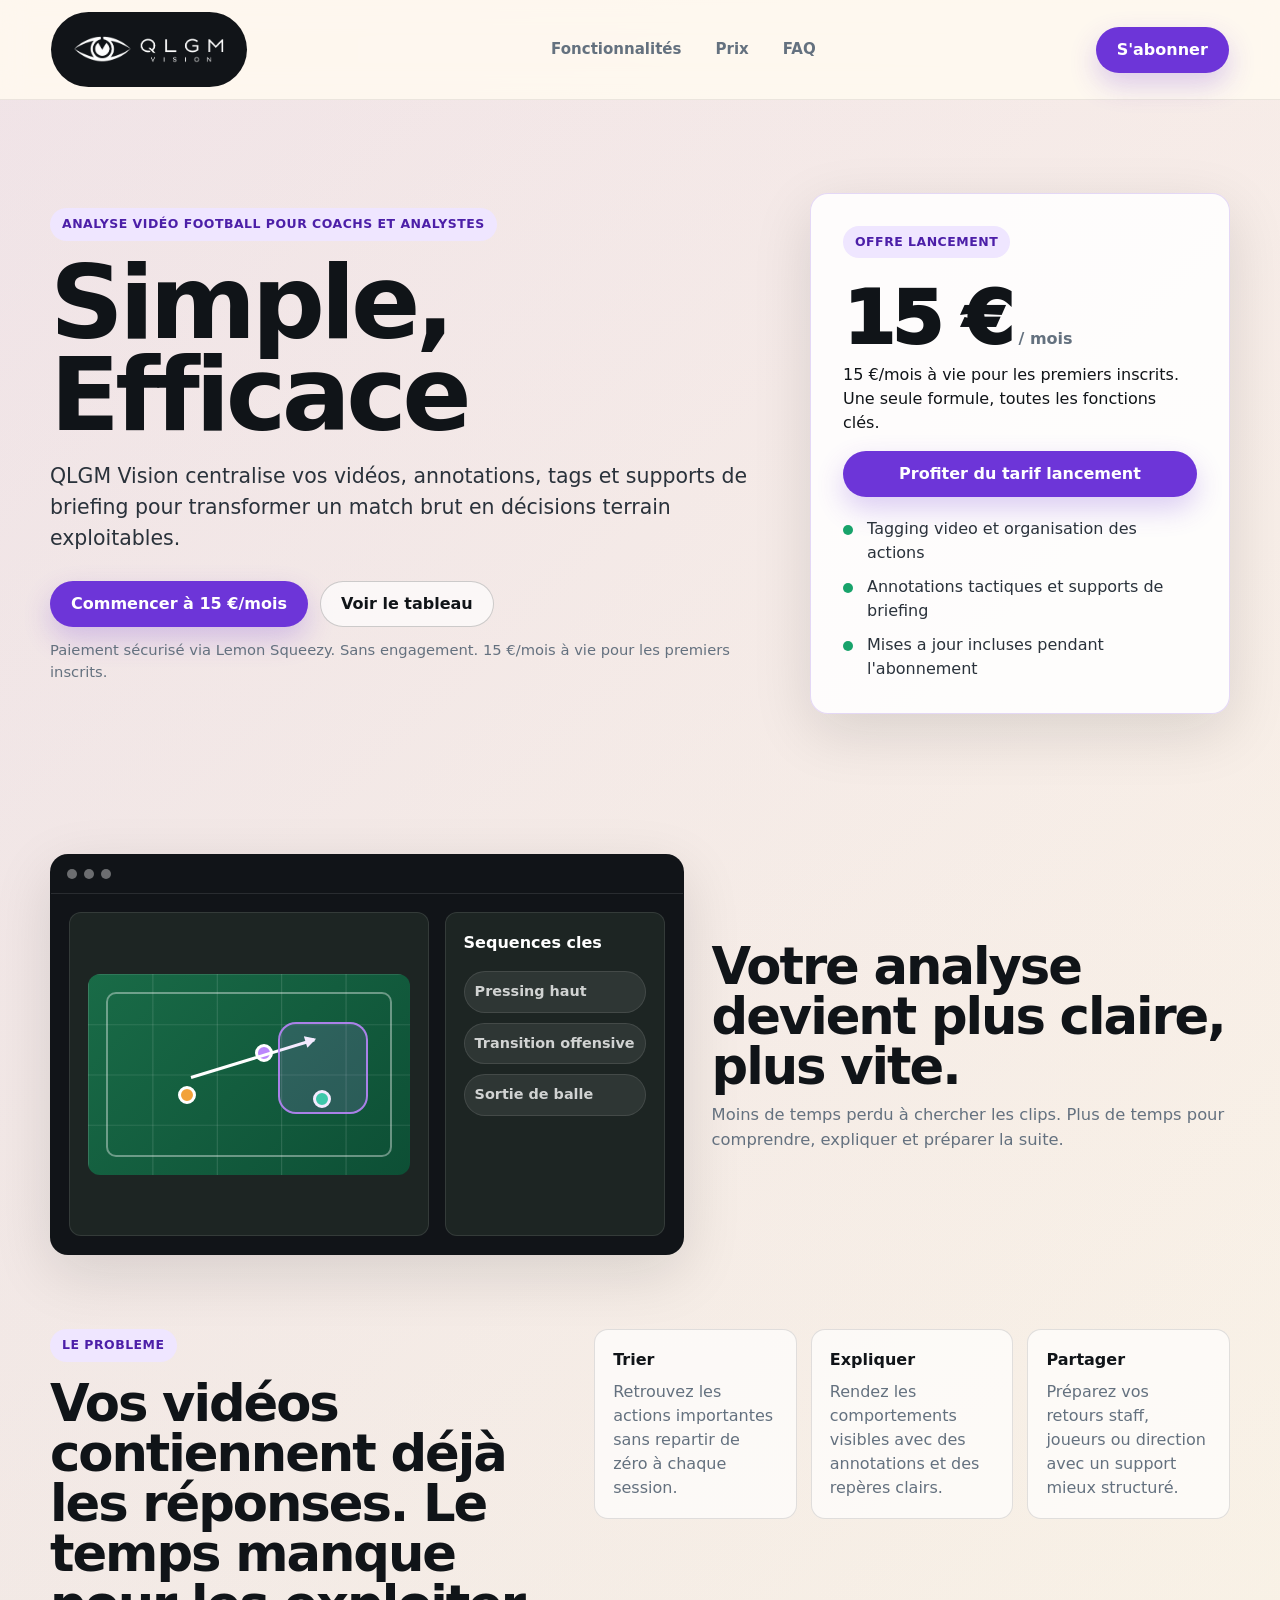
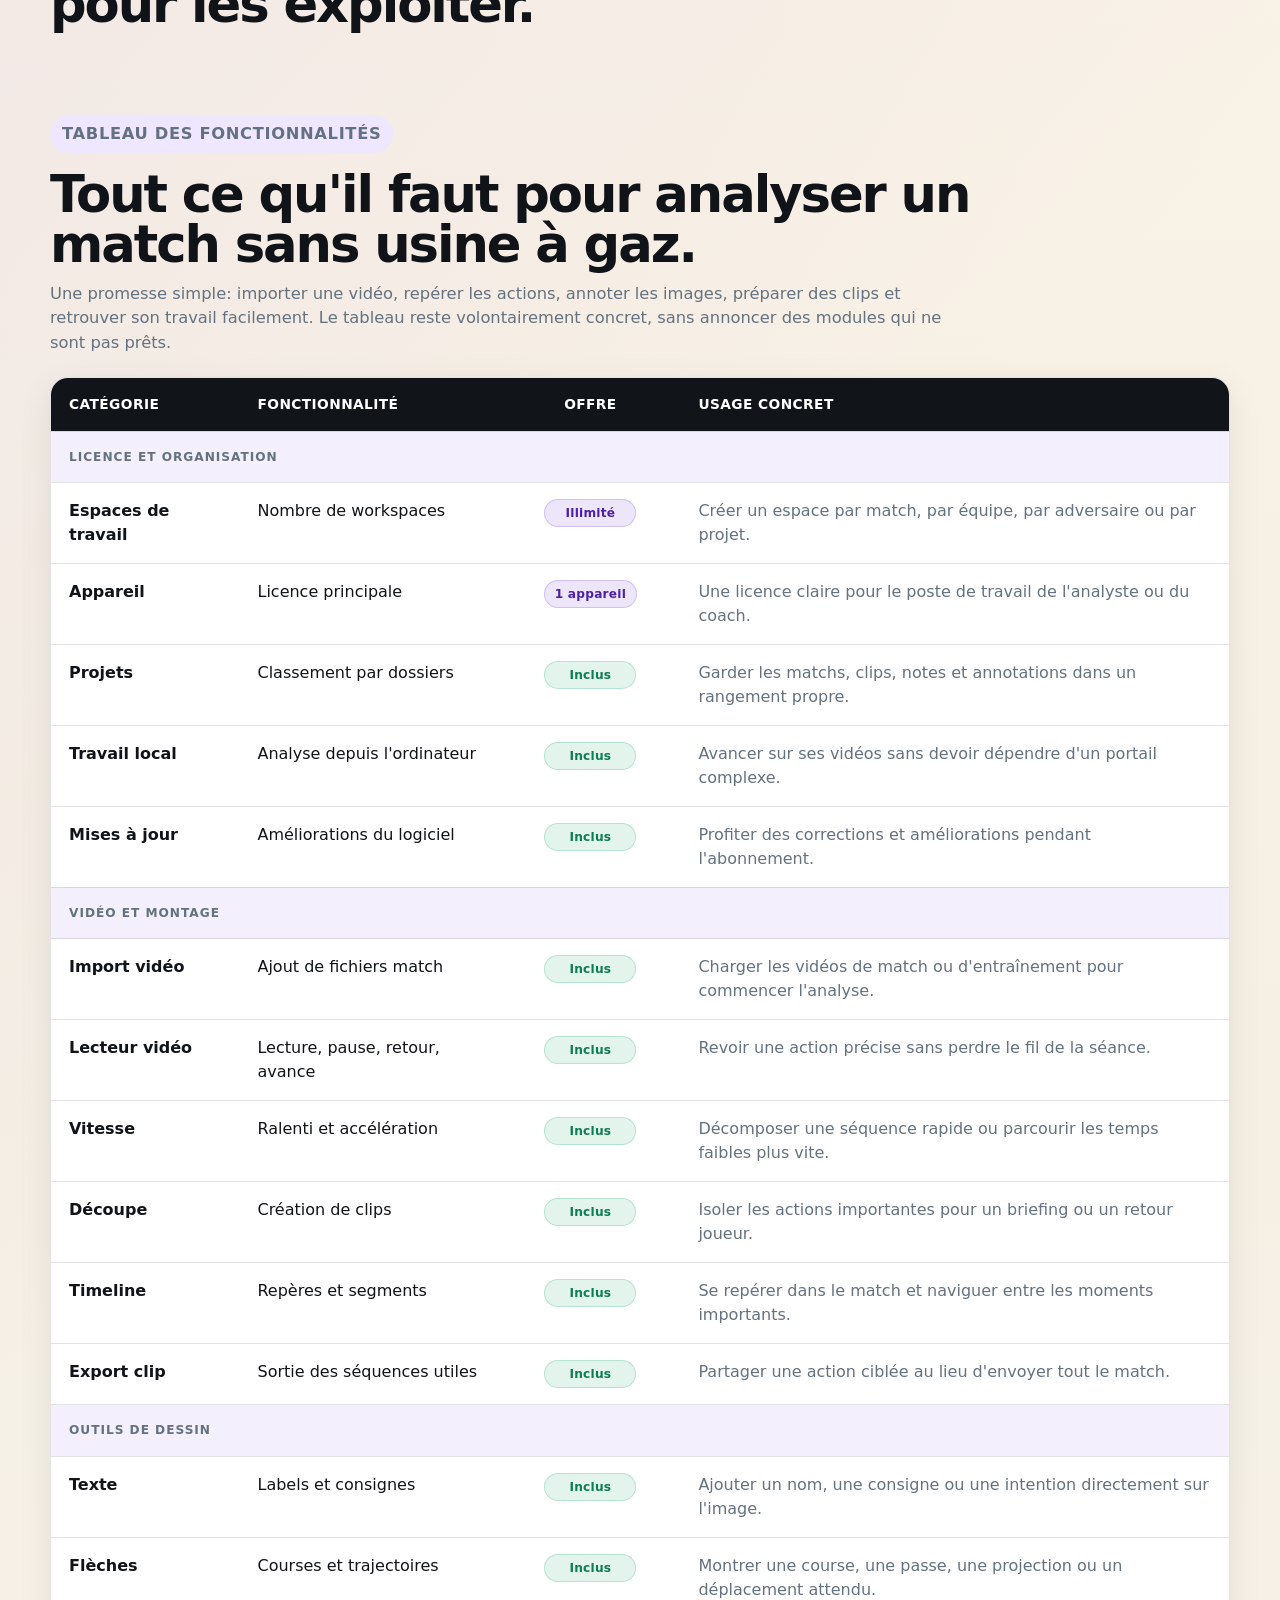
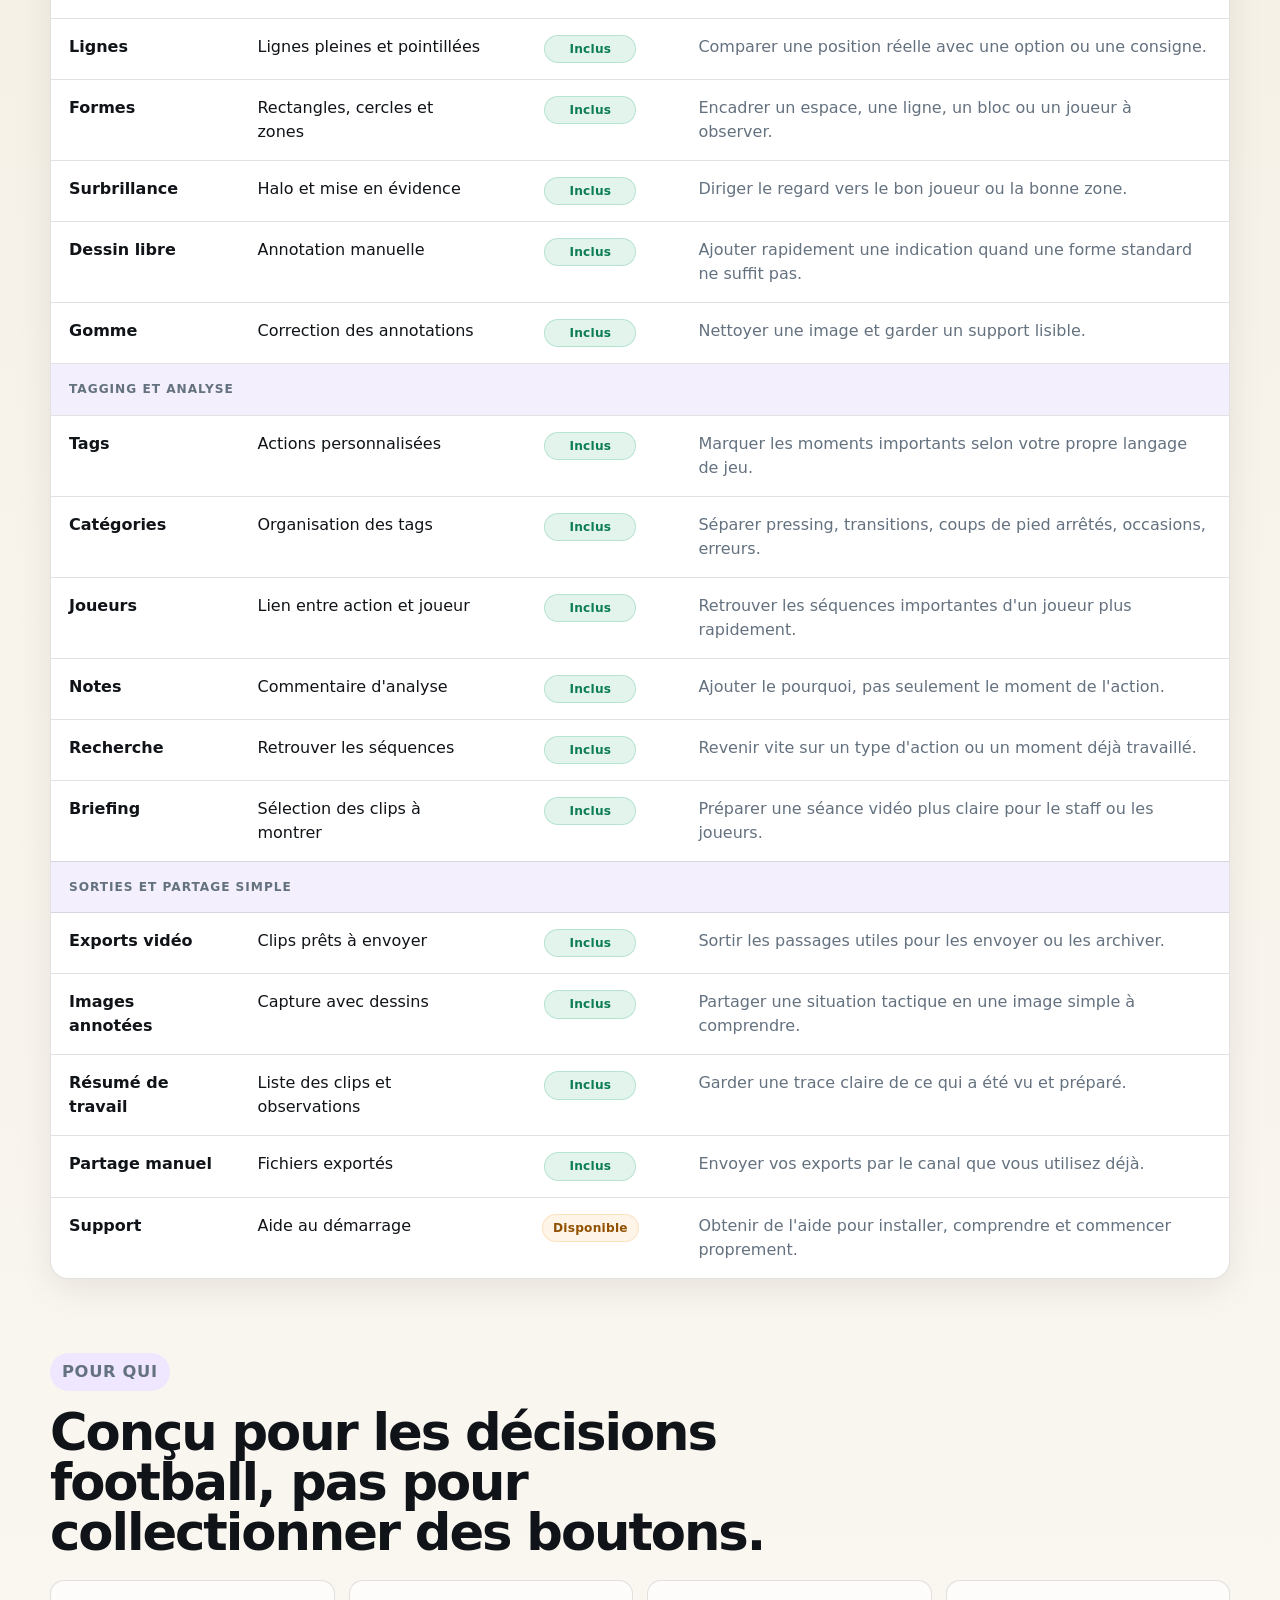
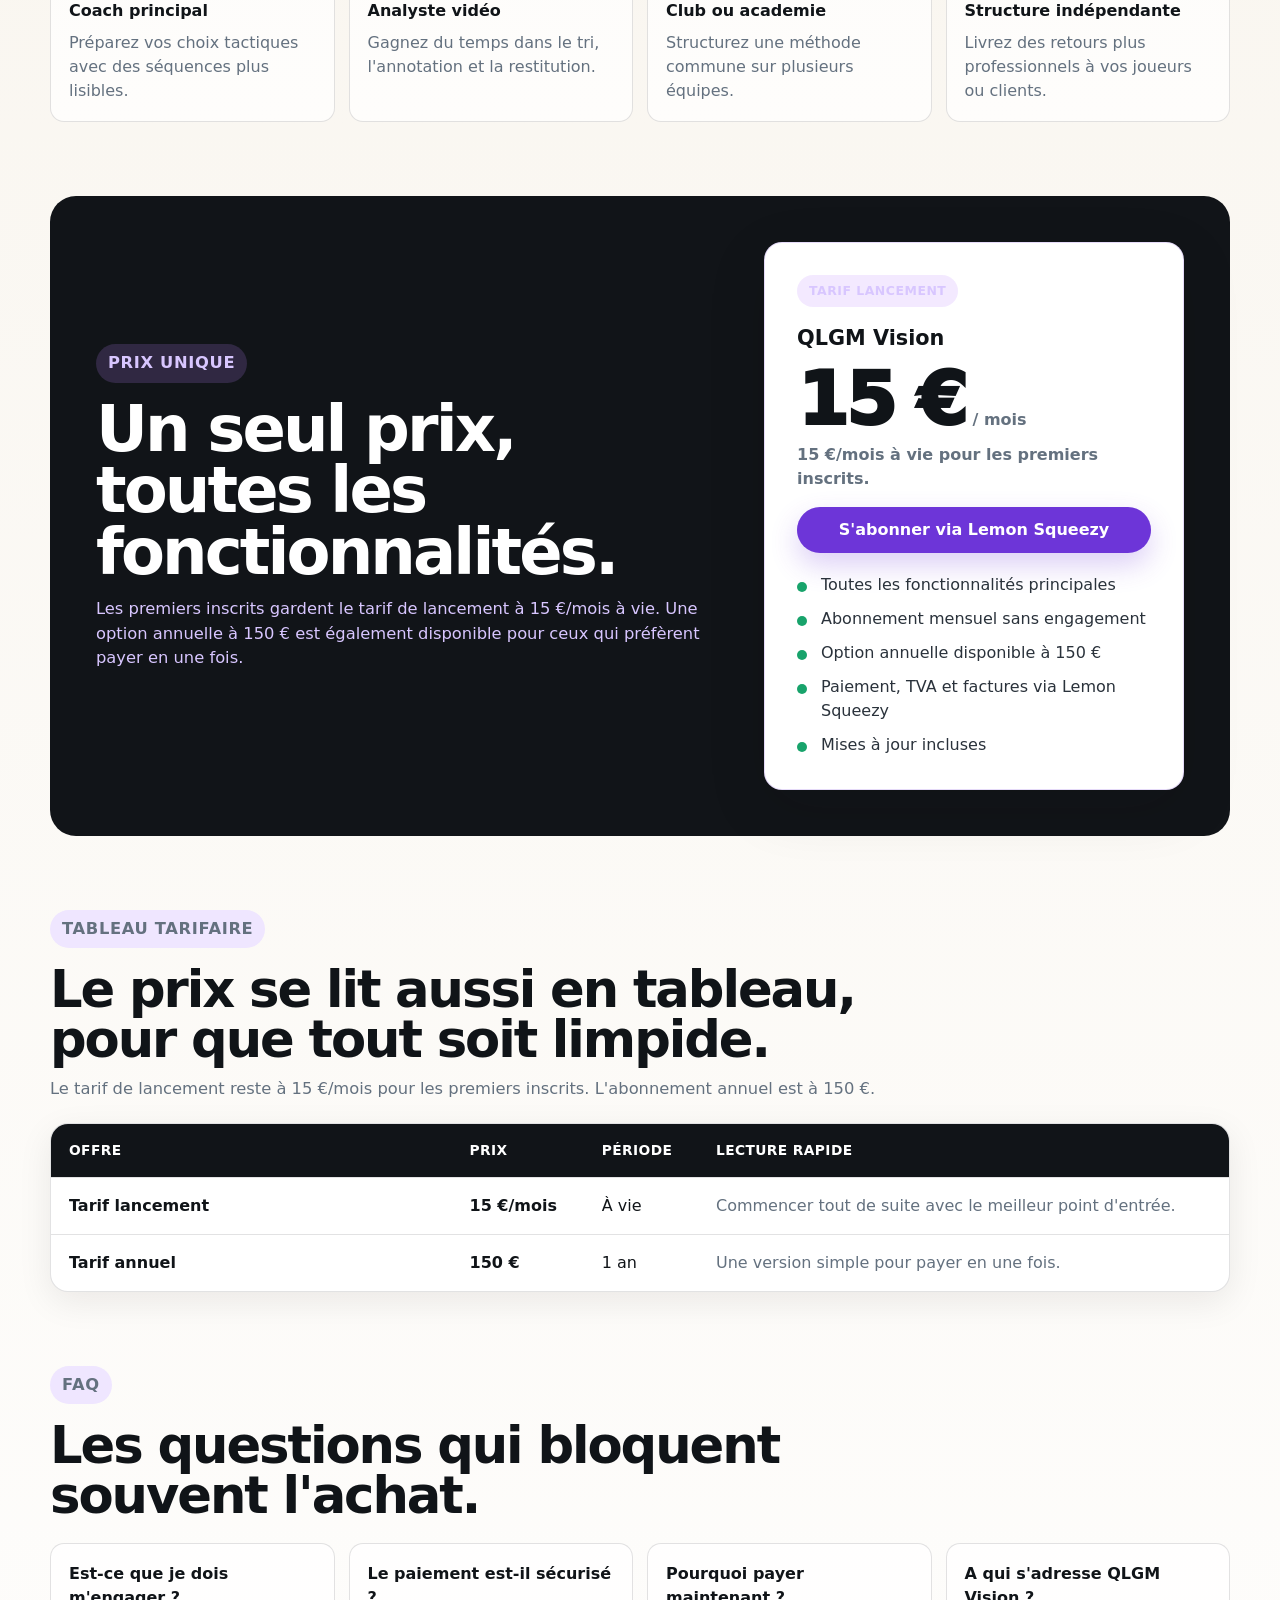
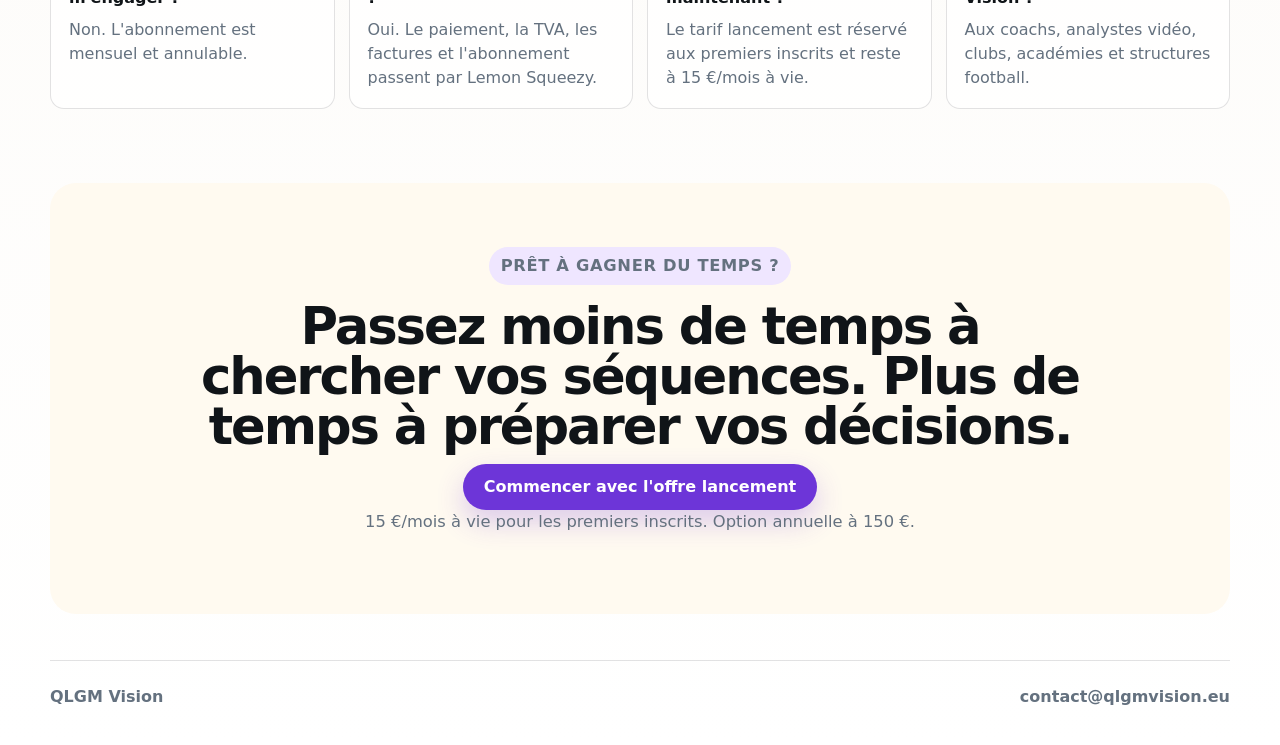
<file: index.html>
<!doctype html>
<html lang="fr">
  <head>
    <meta charset="UTF-8" />
    <meta name="viewport" content="width=device-width, initial-scale=1.0" />
    <title>QLGM Vision | Analyse vid&eacute;o football</title>
    <meta
      name="description"
      content="QLGM Vision aide les coachs, analystes video et clubs a analyser leurs matchs plus vite avec une offre simple a 15 euros par mois a vie pour les premiers inscrits, plus une option annuelle."
    />
    <meta property="og:title" content="QLGM Vision | Analysez vos matchs plus vite" />
    <meta
      property="og:description"
      content="Une offre simple pour structurer vos videos, annotations et briefings football. 15 euros par mois a vie pour les premiers inscrits, plus une option annuelle a 150 euros."
    />
    <meta property="og:type" content="website" />
    <link rel="stylesheet" href="./styles.css" />
  </head>
  <body>
    <header class="site-header">
      <a class="brand" href="#top" aria-label="QLGM Vision accueil">
        <img src="./assets/qlgm-logo-white.png" alt="QLGM Vision" />
      </a>
      <nav class="nav-links" aria-label="Navigation principale">
        <a href="#feature-table">Fonctionnalit&eacute;s</a>
        <a href="#pricing">Prix</a>
        <a href="#faq">FAQ</a>
      </nav>
      <a class="header-cta" href="#pricing" data-checkout-link>S'abonner</a>
    </header>

    <main id="top">
      <section class="hero">
        <div class="hero-copy">
          <p class="eyebrow">Analyse vid&eacute;o football pour coachs et analystes</p>
          <h1>Simple, Efficace</h1>
          <p class="lead">
            QLGM Vision centralise vos vid&eacute;os, annotations, tags et supports de briefing pour
            transformer un match brut en d&eacute;cisions terrain exploitables.
          </p>

          <div class="hero-actions" aria-label="Actions principales">
            <a class="primary-button" href="#pricing" data-checkout-link>
              Commencer &agrave; 15 &euro;/mois
            </a>
            <a class="secondary-button" href="#feature-table">Voir le tableau</a>
          </div>

          <p class="checkout-note">
            Paiement s&eacute;curis&eacute; via Lemon Squeezy. Sans engagement. 15 &euro;/mois &agrave; vie pour les premiers inscrits.
          </p>
        </div>

        <aside class="launch-offer" aria-label="Offre de lancement">
          <span class="offer-badge">Offre lancement</span>
          <div class="price-line">
            <span class="price">15 &euro;</span>
            <span class="period">/ mois</span>
          </div>
          <p>15 &euro;/mois &agrave; vie pour les premiers inscrits. Une seule formule, toutes les fonctions cl&eacute;s.</p>
          <a class="primary-button full-width" href="#pricing" data-checkout-link>
            Profiter du tarif lancement
          </a>
          <ul class="offer-list" aria-label="Inclus">
            <li>Tagging video et organisation des actions</li>
            <li>Annotations tactiques et supports de briefing</li>
            <li>Mises a jour incluses pendant l'abonnement</li>
          </ul>
        </aside>
      </section>

      <section class="product-strip" aria-label="Apercu produit">
        <div class="product-window">
          <div class="window-bar">
            <span></span>
            <span></span>
            <span></span>
          </div>
          <div class="analysis-preview">
            <div class="video-pane">
              <div class="pitch">
                <span class="player player-a"></span>
                <span class="player player-b"></span>
                <span class="player player-c"></span>
                <span class="run-line"></span>
                <span class="zone"></span>
              </div>
            </div>
            <div class="insight-pane">
              <strong>Sequences cles</strong>
              <span>Pressing haut</span>
              <span>Transition offensive</span>
              <span>Sortie de balle</span>
            </div>
          </div>
        </div>
        <div class="strip-copy">
          <h2>Votre analyse devient plus claire, plus vite.</h2>
          <p>
            Moins de temps perdu &agrave; chercher les clips. Plus de temps pour comprendre, expliquer et
            pr&eacute;parer la suite.
          </p>
        </div>
      </section>

      <section class="section problem-section">
        <div>
          <p class="section-kicker">Le probleme</p>
          <h2>Vos vid&eacute;os contiennent d&eacute;j&agrave; les r&eacute;ponses. Le temps manque pour les exploiter.</h2>
        </div>
        <div class="problem-grid">
          <article>
            <strong>Trier</strong>
            <p>Retrouvez les actions importantes sans repartir de z&eacute;ro &agrave; chaque session.</p>
          </article>
          <article>
            <strong>Expliquer</strong>
            <p>Rendez les comportements visibles avec des annotations et des rep&egrave;res clairs.</p>
          </article>
          <article>
            <strong>Partager</strong>
            <p>Pr&eacute;parez vos retours staff, joueurs ou direction avec un support mieux structur&eacute;.</p>
          </article>
        </div>
      </section>

      <section class="section feature-table-section" id="features">
        <div id="feature-table" class="section-heading section-heading--wide">
          <p class="section-kicker">Tableau des fonctionnalit&eacute;s</p>
          <h2>Tout ce qu'il faut pour analyser un match sans usine &agrave; gaz.</h2>
          <p>
            Une promesse simple: importer une vid&eacute;o, rep&eacute;rer les actions, annoter les images,
            pr&eacute;parer des clips et retrouver son travail facilement. Le tableau reste volontairement
            concret, sans annoncer des modules qui ne sont pas pr&ecirc;ts.
          </p>
        </div>

        <div class="feature-table-wrap">
          <table class="feature-table feature-table--matrix">
            <thead>
              <tr>
                <th>Cat&eacute;gorie</th>
                <th>Fonctionnalit&eacute;</th>
                <th>Offre</th>
                <th>Usage concret</th>
              </tr>
            </thead>
            <tbody>
              <tr class="table-group-row">
                <td colspan="4">Licence et organisation</td>
              </tr>
              <tr>
                <td>Espaces de travail</td>
                <td>Nombre de workspaces</td>
                <td><span class="feature-value feature-value--metric">Illimit&eacute;</span></td>
                <td>Cr&eacute;er un espace par match, par &eacute;quipe, par adversaire ou par projet.</td>
              </tr>
              <tr>
                <td>Appareil</td>
                <td>Licence principale</td>
                <td><span class="feature-value feature-value--metric">1 appareil</span></td>
                <td>Une licence claire pour le poste de travail de l'analyste ou du coach.</td>
              </tr>
              <tr>
                <td>Projets</td>
                <td>Classement par dossiers</td>
                <td><span class="feature-value feature-value--included">Inclus</span></td>
                <td>Garder les matchs, clips, notes et annotations dans un rangement propre.</td>
              </tr>
              <tr>
                <td>Travail local</td>
                <td>Analyse depuis l'ordinateur</td>
                <td><span class="feature-value feature-value--included">Inclus</span></td>
                <td>Avancer sur ses vid&eacute;os sans devoir d&eacute;pendre d'un portail complexe.</td>
              </tr>
              <tr>
                <td>Mises &agrave; jour</td>
                <td>Am&eacute;liorations du logiciel</td>
                <td><span class="feature-value feature-value--included">Inclus</span></td>
                <td>Profiter des corrections et am&eacute;liorations pendant l'abonnement.</td>
              </tr>

              <tr class="table-group-row">
                <td colspan="4">Vid&eacute;o et montage</td>
              </tr>
              <tr>
                <td>Import vid&eacute;o</td>
                <td>Ajout de fichiers match</td>
                <td><span class="feature-value feature-value--included">Inclus</span></td>
                <td>Charger les vid&eacute;os de match ou d'entra&icirc;nement pour commencer l'analyse.</td>
              </tr>
              <tr>
                <td>Lecteur vid&eacute;o</td>
                <td>Lecture, pause, retour, avance</td>
                <td><span class="feature-value feature-value--included">Inclus</span></td>
                <td>Revoir une action pr&eacute;cise sans perdre le fil de la s&eacute;ance.</td>
              </tr>
              <tr>
                <td>Vitesse</td>
                <td>Ralenti et acc&eacute;l&eacute;ration</td>
                <td><span class="feature-value feature-value--included">Inclus</span></td>
                <td>D&eacute;composer une s&eacute;quence rapide ou parcourir les temps faibles plus vite.</td>
              </tr>
              <tr>
                <td>D&eacute;coupe</td>
                <td>Cr&eacute;ation de clips</td>
                <td><span class="feature-value feature-value--included">Inclus</span></td>
                <td>Isoler les actions importantes pour un briefing ou un retour joueur.</td>
              </tr>
              <tr>
                <td>Timeline</td>
                <td>Rep&egrave;res et segments</td>
                <td><span class="feature-value feature-value--included">Inclus</span></td>
                <td>Se rep&eacute;rer dans le match et naviguer entre les moments importants.</td>
              </tr>
              <tr>
                <td>Export clip</td>
                <td>Sortie des s&eacute;quences utiles</td>
                <td><span class="feature-value feature-value--included">Inclus</span></td>
                <td>Partager une action cibl&eacute;e au lieu d'envoyer tout le match.</td>
              </tr>

              <tr class="table-group-row">
                <td colspan="4">Outils de dessin</td>
              </tr>
              <tr>
                <td>Texte</td>
                <td>Labels et consignes</td>
                <td><span class="feature-value feature-value--included">Inclus</span></td>
                <td>Ajouter un nom, une consigne ou une intention directement sur l'image.</td>
              </tr>
              <tr>
                <td>Fl&egrave;ches</td>
                <td>Courses et trajectoires</td>
                <td><span class="feature-value feature-value--included">Inclus</span></td>
                <td>Montrer une course, une passe, une projection ou un d&eacute;placement attendu.</td>
              </tr>
              <tr>
                <td>Lignes</td>
                <td>Lignes pleines et pointill&eacute;es</td>
                <td><span class="feature-value feature-value--included">Inclus</span></td>
                <td>Comparer une position r&eacute;elle avec une option ou une consigne.</td>
              </tr>
              <tr>
                <td>Formes</td>
                <td>Rectangles, cercles et zones</td>
                <td><span class="feature-value feature-value--included">Inclus</span></td>
                <td>Encadrer un espace, une ligne, un bloc ou un joueur &agrave; observer.</td>
              </tr>
              <tr>
                <td>Surbrillance</td>
                <td>Halo et mise en &eacute;vidence</td>
                <td><span class="feature-value feature-value--included">Inclus</span></td>
                <td>Diriger le regard vers le bon joueur ou la bonne zone.</td>
              </tr>
              <tr>
                <td>Dessin libre</td>
                <td>Annotation manuelle</td>
                <td><span class="feature-value feature-value--included">Inclus</span></td>
                <td>Ajouter rapidement une indication quand une forme standard ne suffit pas.</td>
              </tr>
              <tr>
                <td>Gomme</td>
                <td>Correction des annotations</td>
                <td><span class="feature-value feature-value--included">Inclus</span></td>
                <td>Nettoyer une image et garder un support lisible.</td>
              </tr>

              <tr class="table-group-row">
                <td colspan="4">Tagging et analyse</td>
              </tr>
              <tr>
                <td>Tags</td>
                <td>Actions personnalis&eacute;es</td>
                <td><span class="feature-value feature-value--included">Inclus</span></td>
                <td>Marquer les moments importants selon votre propre langage de jeu.</td>
              </tr>
              <tr>
                <td>Cat&eacute;gories</td>
                <td>Organisation des tags</td>
                <td><span class="feature-value feature-value--included">Inclus</span></td>
                <td>S&eacute;parer pressing, transitions, coups de pied arr&ecirc;t&eacute;s, occasions, erreurs.</td>
              </tr>
              <tr>
                <td>Joueurs</td>
                <td>Lien entre action et joueur</td>
                <td><span class="feature-value feature-value--included">Inclus</span></td>
                <td>Retrouver les s&eacute;quences importantes d'un joueur plus rapidement.</td>
              </tr>
              <tr>
                <td>Notes</td>
                <td>Commentaire d'analyse</td>
                <td><span class="feature-value feature-value--included">Inclus</span></td>
                <td>Ajouter le pourquoi, pas seulement le moment de l'action.</td>
              </tr>
              <tr>
                <td>Recherche</td>
                <td>Retrouver les s&eacute;quences</td>
                <td><span class="feature-value feature-value--included">Inclus</span></td>
                <td>Revenir vite sur un type d'action ou un moment d&eacute;j&agrave; travaill&eacute;.</td>
              </tr>
              <tr>
                <td>Briefing</td>
                <td>S&eacute;lection des clips &agrave; montrer</td>
                <td><span class="feature-value feature-value--included">Inclus</span></td>
                <td>Pr&eacute;parer une s&eacute;ance vid&eacute;o plus claire pour le staff ou les joueurs.</td>
              </tr>

              <tr class="table-group-row">
                <td colspan="4">Sorties et partage simple</td>
              </tr>
              <tr>
                <td>Exports vid&eacute;o</td>
                <td>Clips pr&ecirc;ts &agrave; envoyer</td>
                <td><span class="feature-value feature-value--included">Inclus</span></td>
                <td>Sortir les passages utiles pour les envoyer ou les archiver.</td>
              </tr>
              <tr>
                <td>Images annot&eacute;es</td>
                <td>Capture avec dessins</td>
                <td><span class="feature-value feature-value--included">Inclus</span></td>
                <td>Partager une situation tactique en une image simple &agrave; comprendre.</td>
              </tr>
              <tr>
                <td>R&eacute;sum&eacute; de travail</td>
                <td>Liste des clips et observations</td>
                <td><span class="feature-value feature-value--included">Inclus</span></td>
                <td>Garder une trace claire de ce qui a &eacute;t&eacute; vu et pr&eacute;par&eacute;.</td>
              </tr>
              <tr>
                <td>Partage manuel</td>
                <td>Fichiers export&eacute;s</td>
                <td><span class="feature-value feature-value--included">Inclus</span></td>
                <td>Envoyer vos exports par le canal que vous utilisez d&eacute;j&agrave;.</td>
              </tr>
              <tr>
                <td>Support</td>
                <td>Aide au d&eacute;marrage</td>
                <td><span class="feature-value feature-value--available">Disponible</span></td>
                <td>Obtenir de l'aide pour installer, comprendre et commencer proprement.</td>
              </tr>
            </tbody>
          </table>
        </div>
      </section>
      <section class="section audience-section">
        <div class="section-heading">
          <p class="section-kicker">Pour qui</p>
          <h2>Con&ccedil;u pour les d&eacute;cisions football, pas pour collectionner des boutons.</h2>
        </div>
        <div class="audience-grid">
          <article>
            <h3>Coach principal</h3>
            <p>Pr&eacute;parez vos choix tactiques avec des s&eacute;quences plus lisibles.</p>
          </article>
          <article>
            <h3>Analyste vid&eacute;o</h3>
            <p>Gagnez du temps dans le tri, l'annotation et la restitution.</p>
          </article>
          <article>
            <h3>Club ou academie</h3>
            <p>Structurez une m&eacute;thode commune sur plusieurs &eacute;quipes.</p>
          </article>
          <article>
            <h3>Structure ind&eacute;pendante</h3>
            <p>Livrez des retours plus professionnels &agrave; vos joueurs ou clients.</p>
          </article>
        </div>
      </section>

      <section class="section pricing-section" id="pricing">
        <div class="pricing-copy">
          <p class="section-kicker">Prix unique</p>
          <h2>Un seul prix, toutes les fonctionnalit&eacute;s.</h2>
          <p>
            Les premiers inscrits gardent le tarif de lancement &agrave; 15 &euro;/mois &agrave; vie.
            Une option annuelle &agrave; 150 &euro; est &eacute;galement disponible pour ceux qui pr&eacute;f&egrave;rent payer en une fois.
          </p>
        </div>
        <article class="pricing-card">
          <span class="offer-badge">Tarif lancement</span>
          <h3>QLGM Vision</h3>
          <div class="price-line">
            <span class="price">15 &euro;</span>
            <span class="period">/ mois</span>
          </div>
          <p class="standard-price">15 &euro;/mois &agrave; vie pour les premiers inscrits.</p>
          <a class="primary-button full-width" href="#pricing" data-checkout-link>
            S'abonner via Lemon Squeezy
          </a>
          <ul class="pricing-list">
            <li>Toutes les fonctionnalit&eacute;s principales</li>
            <li>Abonnement mensuel sans engagement</li>
            <li>Option annuelle disponible &agrave; 150 &euro;</li>
            <li>Paiement, TVA et factures via Lemon Squeezy</li>
            <li>Mises &agrave; jour incluses</li>
          </ul>
        </article>
      </section>

      <section class="section pricing-table-section">
        <div class="section-heading section-heading--wide">
          <p class="section-kicker">Tableau tarifaire</p>
          <h2>Le prix se lit aussi en tableau, pour que tout soit limpide.</h2>
          <p>
            Le tarif de lancement reste &agrave; 15 &euro;/mois pour les premiers inscrits. L'abonnement annuel est &agrave; 150 &euro;.
          </p>
        </div>

        <div class="pricing-table-wrap">
          <table class="feature-table pricing-table">
            <thead>
              <tr>
                <th>Offre</th>
                <th>Prix</th>
                <th>P&eacute;riode</th>
                <th>Lecture rapide</th>
              </tr>
            </thead>
            <tbody>
              <tr>
                <td>Tarif lancement</td>
                <td><strong>15 &euro;/mois</strong></td>
                <td>&Agrave; vie</td>
                <td>Commencer tout de suite avec le meilleur point d'entr&eacute;e.</td>
              </tr>
              <tr>
                <td>Tarif annuel</td>
                <td><strong>150 &euro;</strong></td>
                <td>1 an</td>
                <td>Une version simple pour payer en une fois.</td>
              </tr>
            </tbody>
          </table>
        </div>
      </section>

      <section class="section" id="faq">
        <div class="section-heading">
          <p class="section-kicker">FAQ</p>
          <h2>Les questions qui bloquent souvent l'achat.</h2>
        </div>
        <div class="faq-grid">
          <article>
            <h3>Est-ce que je dois m'engager ?</h3>
            <p>Non. L'abonnement est mensuel et annulable.</p>
          </article>
          <article>
            <h3>Le paiement est-il s&eacute;curis&eacute; ?</h3>
            <p>Oui. Le paiement, la TVA, les factures et l'abonnement passent par Lemon Squeezy.</p>
          </article>
          <article>
            <h3>Pourquoi payer maintenant ?</h3>
            <p>Le tarif lancement est r&eacute;serv&eacute; aux premiers inscrits et reste &agrave; 15 &euro;/mois &agrave; vie.</p>
          </article>
          <article>
            <h3>A qui s'adresse QLGM Vision ?</h3>
            <p>Aux coachs, analystes vid&eacute;o, clubs, acad&eacute;mies et structures football.</p>
          </article>
        </div>
      </section>

      <section class="final-cta">
        <p class="section-kicker">Pr&ecirc;t &agrave; gagner du temps ?</p>
        <h2>Passez moins de temps &agrave; chercher vos s&eacute;quences. Plus de temps &agrave; pr&eacute;parer vos d&eacute;cisions.</h2>
        <a class="primary-button" href="#pricing" data-checkout-link>
          Commencer avec l'offre lancement
        </a>
        <p class="checkout-note">15 &euro;/mois &agrave; vie pour les premiers inscrits. Option annuelle &agrave; 150 &euro;.</p>
      </section>
    </main>

    <footer class="site-footer">
      <span>QLGM Vision</span>
      <a href="mailto:contact@qlgmvision.eu">contact@qlgmvision.eu</a>
    </footer>

    <script src="./checkout.js"></script>
  </body>
</html>
</file>
<file: styles.css>
:root {
  color-scheme: light;
  --ink: #101418;
  --ink-soft: #2a323b;
  --muted: #64717f;
  --paper: #f7f3ea;
  --paper-strong: #fffaf0;
  --surface: #ffffff;
  --line: rgba(16, 20, 24, 0.12);
  --line-strong: rgba(16, 20, 24, 0.2);
  --accent: #6d35d8;
  --accent-dark: #4c1fa8;
  --accent-soft: #efe6ff;
  --green: #18a36b;
  --orange: #f2a23a;
  --radius: 18px;
  --shadow: 0 18px 60px rgba(20, 18, 14, 0.12);
}

* {
  box-sizing: border-box;
}

html {
  scroll-behavior: smooth;
}

body {
  margin: 0;
  color: var(--ink);
  background:
    linear-gradient(135deg, rgba(109, 53, 216, 0.1), transparent 36%),
    linear-gradient(180deg, #fff7e9 0%, #f5efe4 38%, #ffffff 100%);
  font-family:
    Inter,
    "Segoe UI",
    system-ui,
    sans-serif;
  line-height: 1.5;
}

a {
  color: inherit;
  text-decoration: none;
}

img {
  display: block;
  max-width: 100%;
}

.site-header {
  position: sticky;
  top: 0;
  z-index: 10;
  min-height: 72px;
  display: grid;
  grid-template-columns: minmax(150px, 220px) minmax(0, 1fr) auto;
  align-items: center;
  gap: 18px;
  padding: 12px clamp(18px, 4vw, 54px);
  border-bottom: 1px solid rgba(16, 20, 24, 0.08);
  background: rgba(255, 250, 240, 0.88);
  backdrop-filter: blur(14px);
}

.brand {
  width: min(196px, 42vw);
  padding: 9px 12px;
  border-radius: 999px;
  background: #111418;
}

.nav-links {
  display: flex;
  justify-content: center;
  gap: clamp(14px, 3vw, 34px);
  color: var(--muted);
  font-size: 0.94rem;
  font-weight: 700;
}

.nav-links a:hover {
  color: var(--ink);
}

.header-cta,
.primary-button,
.secondary-button {
  min-height: 46px;
  display: inline-flex;
  align-items: center;
  justify-content: center;
  border: 1px solid transparent;
  border-radius: 999px;
  padding: 12px 20px;
  font-weight: 850;
  line-height: 1;
  transition:
    transform 160ms ease,
    background 160ms ease,
    border-color 160ms ease,
    color 160ms ease;
}

.header-cta,
.primary-button {
  background: var(--accent);
  color: #fff;
  box-shadow: 0 12px 28px rgba(109, 53, 216, 0.24);
}

.header-cta:hover,
.primary-button:hover {
  transform: translateY(-1px);
  background: var(--accent-dark);
}

.secondary-button {
  border-color: var(--line-strong);
  background: rgba(255, 255, 255, 0.66);
  color: var(--ink);
}

.secondary-button:hover {
  transform: translateY(-1px);
  border-color: rgba(109, 53, 216, 0.32);
}

main {
  width: min(1180px, calc(100% - 36px));
  margin: 0 auto;
}

.hero {
  min-height: min(680px, calc(100vh - 112px));
  display: grid;
  grid-template-columns: minmax(0, 1fr) minmax(300px, 420px);
  gap: clamp(24px, 5vw, 58px);
  align-items: center;
  padding: clamp(28px, 6vw, 58px) 0 32px;
}

.hero-copy {
  max-width: 720px;
}

.eyebrow,
.section-kicker,
.offer-badge {
  width: fit-content;
  display: inline-flex;
  align-items: center;
  gap: 8px;
  margin: 0 0 16px;
  border-radius: 999px;
  color: var(--accent-dark);
  background: var(--accent-soft);
  padding: 7px 12px;
  font-size: 0.78rem;
  font-weight: 900;
  letter-spacing: 0.04em;
  text-transform: uppercase;
}

h1,
h2,
h3,
p {
  margin-top: 0;
}

h1 {
  margin-bottom: 20px;
  max-width: 12ch;
  font-size: clamp(3rem, 8vw, 6.4rem);
  line-height: 0.9;
  letter-spacing: -0.045em;
}

.lead {
  max-width: 60ch;
  color: var(--ink-soft);
  font-size: clamp(1.08rem, 2vw, 1.28rem);
}

.hero-actions {
  display: flex;
  flex-wrap: wrap;
  gap: 12px;
  margin: 28px 0 12px;
}

.checkout-note {
  color: var(--muted);
  font-size: 0.92rem;
}

.launch-offer,
.pricing-card {
  border: 1px solid rgba(109, 53, 216, 0.18);
  border-radius: var(--radius);
  background: rgba(255, 255, 255, 0.86);
  padding: clamp(22px, 4vw, 32px);
  box-shadow: var(--shadow);
}

.price-line {
  display: flex;
  align-items: baseline;
  gap: 8px;
  margin: 12px 0 10px;
}

.price {
  color: var(--ink);
  font-size: clamp(2.6rem, 6vw, 4.6rem);
  font-weight: 950;
  line-height: 0.9;
  letter-spacing: -0.04em;
}

.period {
  color: var(--muted);
  font-weight: 800;
}

.full-width {
  width: 100%;
}

.offer-list,
.pricing-list {
  display: grid;
  gap: 10px;
  margin: 20px 0 0;
  padding: 0;
  list-style: none;
}

.offer-list li,
.pricing-list li {
  position: relative;
  padding-left: 24px;
  color: var(--ink-soft);
}

.offer-list li::before,
.pricing-list li::before {
  content: "";
  position: absolute;
  left: 0;
  top: 0.55em;
  width: 10px;
  height: 10px;
  border-radius: 50%;
  background: var(--green);
}

.product-strip,
.section,
.final-cta {
  margin-top: clamp(34px, 6vw, 74px);
}

.product-strip {
  display: grid;
  grid-template-columns: minmax(0, 1.1fr) minmax(280px, 0.9fr);
  gap: 28px;
  align-items: center;
}

.product-window {
  overflow: hidden;
  border: 1px solid var(--line);
  border-radius: var(--radius);
  background: #111418;
  box-shadow: var(--shadow);
}

.window-bar {
  display: flex;
  gap: 7px;
  padding: 14px 16px;
  border-bottom: 1px solid rgba(255, 255, 255, 0.1);
}

.window-bar span {
  width: 10px;
  height: 10px;
  border-radius: 50%;
  background: #ffffff;
  opacity: 0.38;
}

.analysis-preview {
  min-height: 360px;
  display: grid;
  grid-template-columns: minmax(0, 1fr) 220px;
  gap: 16px;
  padding: 18px;
}

.video-pane,
.insight-pane {
  border: 1px solid rgba(255, 255, 255, 0.1);
  border-radius: 12px;
  background: #1d2523;
}

.video-pane {
  display: grid;
  place-items: center;
  padding: 18px;
}

.pitch {
  position: relative;
  width: min(100%, 440px);
  aspect-ratio: 16 / 10;
  overflow: hidden;
  border-radius: 12px;
  background:
    linear-gradient(90deg, rgba(255, 255, 255, 0.14) 1px, transparent 1px) 0 0 / 20% 100%,
    linear-gradient(180deg, rgba(255, 255, 255, 0.1) 1px, transparent 1px) 0 0 / 100% 25%,
    linear-gradient(135deg, #196b47, #0d4f35);
}

.pitch::before {
  content: "";
  position: absolute;
  inset: 18px;
  border: 2px solid rgba(255, 255, 255, 0.38);
  border-radius: 10px;
}

.player,
.zone,
.run-line {
  position: absolute;
  display: block;
}

.player {
  width: 18px;
  height: 18px;
  border: 3px solid #fff;
  border-radius: 50%;
  background: var(--orange);
}

.player-a {
  left: 28%;
  top: 56%;
}

.player-b {
  left: 52%;
  top: 35%;
  background: #bb86fc;
}

.player-c {
  left: 70%;
  top: 58%;
  background: #28d69a;
}

.run-line {
  left: 32%;
  top: 51%;
  width: 40%;
  height: 3px;
  transform: rotate(-17deg);
  transform-origin: left center;
  background: #fff;
}

.run-line::after {
  content: "";
  position: absolute;
  right: -2px;
  top: -5px;
  border-left: 11px solid #fff;
  border-top: 6px solid transparent;
  border-bottom: 6px solid transparent;
}

.zone {
  right: 13%;
  top: 24%;
  width: 28%;
  height: 46%;
  border: 2px solid rgba(187, 134, 252, 0.88);
  border-radius: 18px;
  background: rgba(187, 134, 252, 0.16);
}

.insight-pane {
  display: grid;
  align-content: start;
  gap: 10px;
  padding: 18px;
  color: #fff;
}

.insight-pane strong {
  margin-bottom: 6px;
}

.insight-pane span {
  border: 1px solid rgba(255, 255, 255, 0.1);
  border-radius: 999px;
  background: rgba(255, 255, 255, 0.08);
  padding: 9px 10px;
  color: rgba(255, 255, 255, 0.78);
  font-size: 0.9rem;
  font-weight: 700;
}

.strip-copy h2,
.section h2,
.final-cta h2 {
  margin-bottom: 12px;
  font-size: clamp(2rem, 4vw, 3.5rem);
  line-height: 0.98;
  letter-spacing: -0.04em;
}

.strip-copy p,
.section-heading p,
.pricing-copy p,
.final-cta p {
  color: var(--muted);
  font-size: 1.02rem;
}

.problem-section {
  display: grid;
  grid-template-columns: minmax(0, 0.9fr) minmax(0, 1.1fr);
  gap: 24px;
  align-items: start;
}

.problem-grid,
.audience-grid,
.faq-grid {
  display: grid;
  gap: 14px;
}

.problem-grid {
  grid-template-columns: repeat(3, minmax(0, 1fr));
}

.problem-grid article,
.audience-grid article,
.faq-grid article {
  border: 1px solid var(--line);
  border-radius: 14px;
  background: rgba(255, 255, 255, 0.68);
  padding: 18px;
}

.problem-grid strong,
.audience-grid h3,
.faq-grid h3 {
  display: block;
  margin: 0 0 8px;
  color: var(--ink);
  font-size: 1rem;
}

.problem-grid p,
.audience-grid p,
.faq-grid p {
  margin: 0;
  color: var(--muted);
}

.section-heading {
  max-width: 760px;
  margin-bottom: 22px;
}

.section-heading--wide {
  max-width: 920px;
}

.feature-table-wrap {
  overflow-x: auto;
  border: 1px solid var(--line);
  border-radius: var(--radius);
  background: var(--surface);
  box-shadow: 0 10px 34px rgba(20, 18, 14, 0.08);
}

.feature-table {
  width: 100%;
  min-width: 760px;
  border-collapse: collapse;
}

.feature-table th,
.feature-table td {
  padding: 16px 18px;
  border-bottom: 1px solid var(--line);
  text-align: left;
  vertical-align: top;
}

.feature-table th {
  background: #111418;
  color: #fff;
  font-size: 0.86rem;
  letter-spacing: 0.03em;
  text-transform: uppercase;
}

.feature-table tr:last-child td {
  border-bottom: 0;
}

.feature-table td:first-child {
  width: 34%;
  color: var(--ink);
  font-weight: 850;
}

.feature-table td:last-child {
  color: var(--muted);
}

.feature-table--matrix {
  min-width: 1100px;
}

.feature-table--matrix td:first-child {
  width: 16%;
}

.feature-table--matrix td:nth-child(3),
.feature-table--matrix th:nth-child(3) {
  width: 180px;
  text-align: center;
}

.feature-table--matrix td:nth-child(4),
.pricing-table td:nth-child(4) {
  color: var(--muted);
}

.feature-value {
  display: inline-flex;
  align-items: center;
  justify-content: center;
  min-width: 92px;
  min-height: 28px;
  padding: 4px 10px;
  border-radius: 999px;
  border: 1px solid transparent;
  font-size: 0.76rem;
  font-weight: 900;
  letter-spacing: 0.02em;
  text-transform: none;
  white-space: nowrap;
}

.feature-value--included {
  border-color: rgba(24, 163, 107, 0.22);
  background: rgba(24, 163, 107, 0.12);
  color: #0d7d54;
}

.feature-value--metric {
  border-color: rgba(109, 53, 216, 0.22);
  background: rgba(109, 53, 216, 0.12);
  color: var(--accent-dark);
}

.feature-value--available {
  border-color: rgba(242, 162, 58, 0.22);
  background: rgba(242, 162, 58, 0.12);
  color: #915100;
}

.feature-value--muted {
  border-color: var(--line);
  background: rgba(16, 20, 24, 0.05);
  color: var(--muted);
}

.table-group-row td {
  background: rgba(109, 53, 216, 0.08);
  color: var(--accent-dark);
  font-size: 0.76rem;
  font-weight: 900;
  letter-spacing: 0.08em;
  text-transform: uppercase;
}

.status-pill {
  display: inline-flex;
  align-items: center;
  justify-content: center;
  min-width: 78px;
  min-height: 28px;
  padding: 4px 10px;
  border-radius: 999px;
  font-size: 0.76rem;
  font-weight: 900;
  letter-spacing: 0.04em;
  text-transform: uppercase;
}

.status-pill--yes {
  border: 1px solid rgba(24, 163, 107, 0.22);
  background: rgba(24, 163, 107, 0.12);
  color: #0d7d54;
}

.pricing-table-wrap {
  overflow-x: auto;
  border: 1px solid var(--line);
  border-radius: var(--radius);
  background: var(--surface);
  box-shadow: 0 10px 34px rgba(20, 18, 14, 0.08);
}

.pricing-table {
  min-width: 720px;
}

.pricing-table td strong {
  color: var(--ink);
}

.audience-grid,
.faq-grid {
  grid-template-columns: repeat(4, minmax(0, 1fr));
}

.pricing-section {
  display: grid;
  grid-template-columns: minmax(0, 1fr) minmax(300px, 420px);
  gap: 30px;
  align-items: center;
  border-radius: calc(var(--radius) + 8px);
  background: #111418;
  padding: clamp(24px, 5vw, 46px);
  color: #fff;
}

.pricing-copy p,
.pricing-copy .section-kicker,
.pricing-card .offer-badge {
  color: #d8c6ff;
}

.pricing-copy .section-kicker,
.pricing-card .offer-badge {
  background: rgba(187, 134, 252, 0.18);
}

.pricing-copy h2 {
  margin-bottom: 14px;
  font-size: clamp(2.2rem, 5vw, 4.3rem);
  line-height: 0.96;
  letter-spacing: -0.045em;
}

.pricing-card {
  background: #fff;
  color: var(--ink);
}

.pricing-card h3 {
  margin-bottom: 0;
  font-size: 1.3rem;
}

.standard-price {
  color: var(--muted);
  font-weight: 750;
}

.final-cta {
  display: grid;
  justify-items: center;
  border-radius: calc(var(--radius) + 8px);
  background: var(--paper-strong);
  padding: clamp(28px, 6vw, 64px);
  text-align: center;
}

.final-cta h2 {
  max-width: 900px;
}

.site-footer {
  width: min(1180px, calc(100% - 36px));
  display: flex;
  justify-content: space-between;
  gap: 16px;
  margin: 46px auto 0;
  padding: 24px 0 36px;
  border-top: 1px solid var(--line);
  color: var(--muted);
  font-weight: 700;
}

@media (max-width: 980px) {
  .site-header {
    grid-template-columns: 1fr auto;
  }

  .nav-links {
    display: none;
  }

  .hero,
  .product-strip,
  .problem-section,
  .pricing-section {
    grid-template-columns: 1fr;
  }

  .hero {
    min-height: auto;
  }

  h1 {
    max-width: 13ch;
  }

  .audience-grid,
  .faq-grid,
  .problem-grid {
    grid-template-columns: repeat(2, minmax(0, 1fr));
  }
}

@media (max-width: 700px) {
  main,
  .site-footer {
    width: min(100% - 28px, 1180px);
  }

  .site-header {
    min-height: 64px;
    padding: 10px 14px;
  }

  .brand {
    width: 154px;
    padding: 7px 10px;
  }

  .header-cta {
    min-height: 40px;
    padding: 10px 14px;
    font-size: 0.88rem;
  }

  h1 {
    max-width: 10ch;
    font-size: clamp(2.35rem, 13vw, 3.9rem);
  }

  .hero-actions {
    display: grid;
  }

  .primary-button,
  .secondary-button {
    width: 100%;
  }

  .analysis-preview {
    grid-template-columns: 1fr;
    min-height: 0;
  }

  .launch-offer {
    padding: 18px;
  }

  .launch-offer .offer-list {
    display: none;
  }

  .insight-pane {
    grid-template-columns: 1fr;
  }

  .audience-grid,
  .faq-grid,
  .problem-grid {
    grid-template-columns: 1fr;
  }

  .feature-table {
    min-width: 540px;
  }

  .feature-table--matrix,
  .pricing-table {
    min-width: 1100px;
  }

  .pricing-table {
    min-width: 720px;
  }

  .site-footer {
    flex-direction: column;
  }
}
</file>
